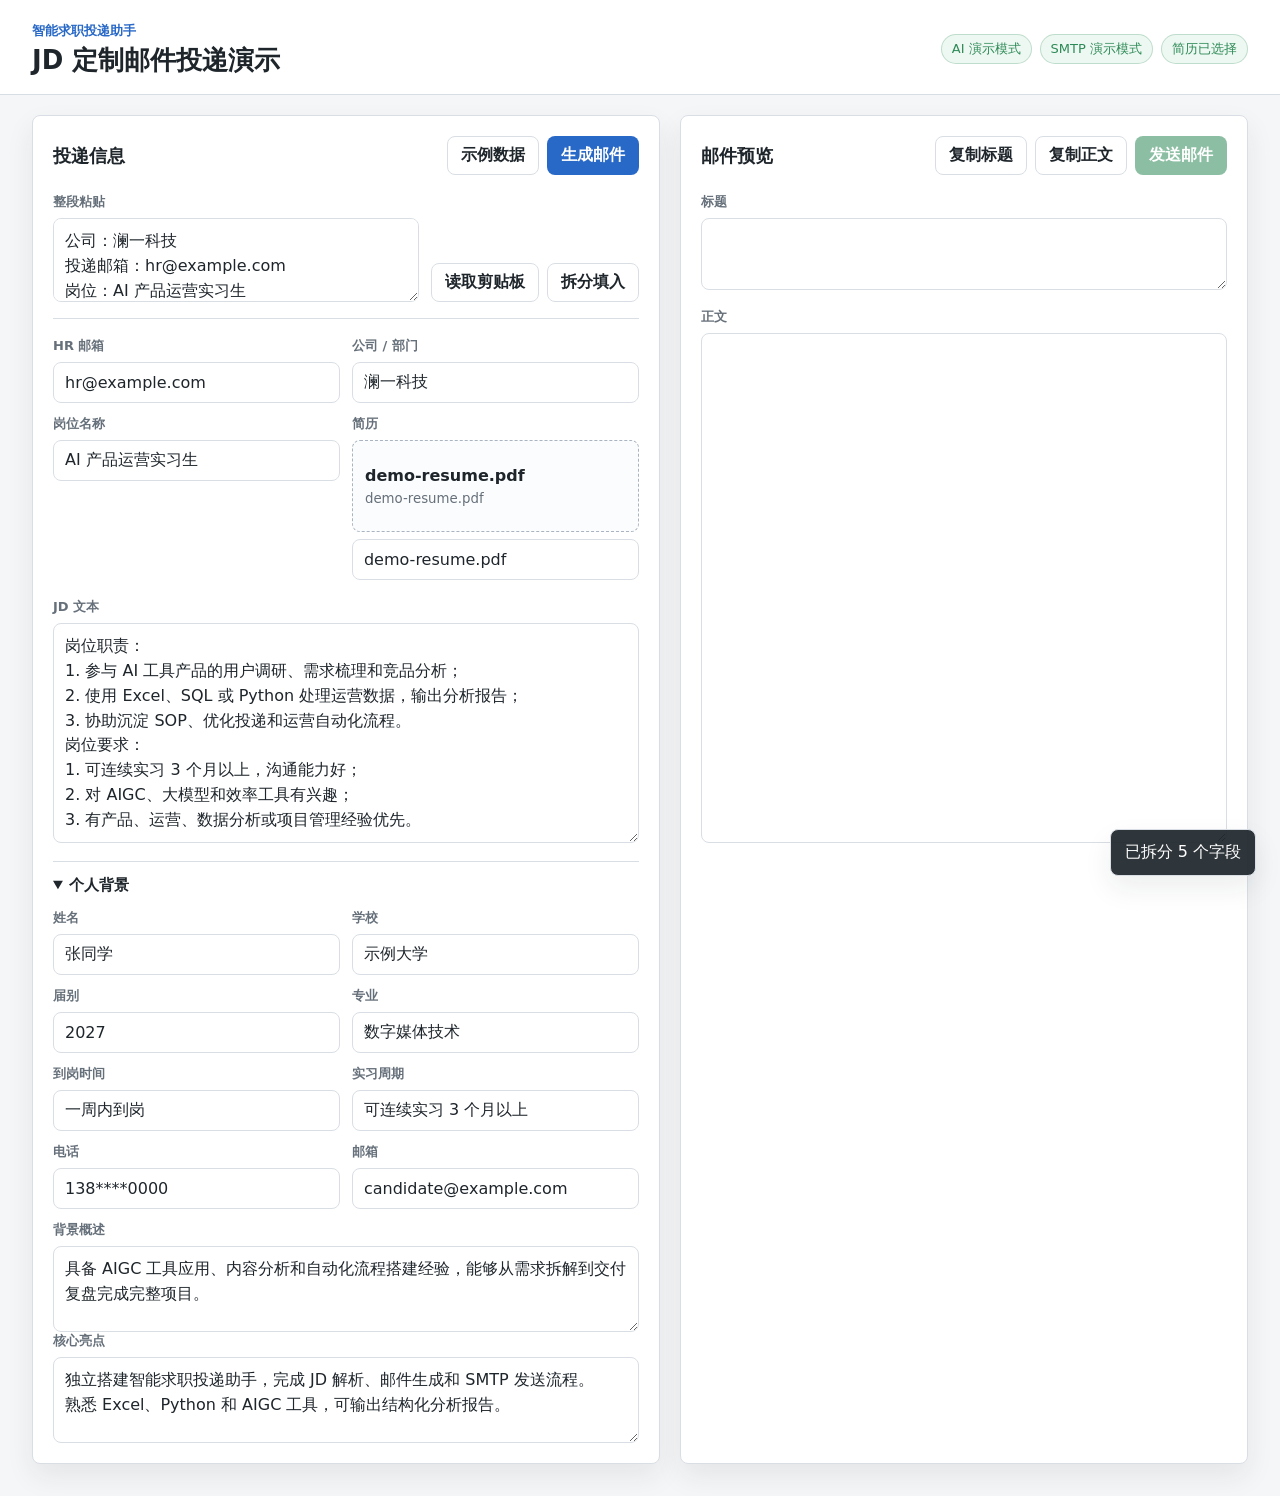
<file: index.html>
<!doctype html>
<html lang="zh-CN">
  <head>
    <meta charset="utf-8" />
    <meta name="viewport" content="width=device-width, initial-scale=1" />
    <meta http-equiv="Cache-Control" content="no-store" />
    <meta http-equiv="Pragma" content="no-cache" />
    <title>智能求职投递助手 - 演示</title>
    <link rel="stylesheet" href="web/assets/styles.css" />
  </head>
  <body>
    <header class="topbar">
      <div>
        <p class="eyebrow">智能求职投递助手</p>
        <h1>JD 定制邮件投递演示</h1>
      </div>
      <div class="status-strip" aria-live="polite">
        <span id="llmStatus">AI 演示模式</span>
        <span id="smtpStatus">SMTP 演示模式</span>
        <span id="resumeStatus">简历待选择</span>
      </div>
    </header>

    <main class="workspace">
      <section class="panel input-panel" aria-label="投递输入">
        <div class="section-title">
          <h2>投递信息</h2>
          <div class="button-row">
            <button id="sampleBtn" class="ghost-btn" type="button">示例数据</button>
            <button id="generateBtn" class="primary-btn" type="button">生成邮件</button>
          </div>
        </div>

        <div class="smart-paste">
          <label class="stacked">
            <span>整段粘贴</span>
            <textarea id="smartPasteBox" class="paste-box" spellcheck="false"></textarea>
          </label>
          <div class="button-row smart-actions">
            <button id="readClipboardBtn" class="ghost-btn" type="button">读取剪贴板</button>
            <button id="parsePasteBtn" class="ghost-btn" type="button">拆分填入</button>
          </div>
        </div>

        <div class="field-grid">
          <label>
            <span>HR 邮箱</span>
            <input id="hrEmail" type="email" autocomplete="email" placeholder="hr@example.com" />
          </label>
          <label>
            <span>公司 / 部门</span>
            <input id="company" type="text" placeholder="可选" />
          </label>
          <label>
            <span>岗位名称</span>
            <input id="targetRole" type="text" placeholder="可选" />
          </label>
          <label class="resume-field">
            <span>简历</span>
            <div id="resumeDropzone" class="dropzone" tabindex="0">
              <input id="resumeFileInput" type="file" accept=".pdf,.doc,.docx" hidden />
              <strong id="resumeDropTitle">拖拽或上传简历</strong>
              <small id="resumeDropMeta">PDF / DOC / DOCX</small>
            </div>
            <input id="resumePath" type="text" placeholder="demo-resume.pdf" />
          </label>
        </div>

        <label class="stacked">
          <span>JD 文本</span>
          <textarea id="jdText" class="jd-box" spellcheck="false"></textarea>
        </label>

        <details class="profile-box" open>
          <summary>个人背景</summary>
          <div class="field-grid profile-grid">
            <label>
              <span>姓名</span>
              <input id="profileName" type="text" />
            </label>
            <label>
              <span>学校</span>
              <input id="profileSchool" type="text" />
            </label>
            <label>
              <span>届别</span>
              <input id="profileYear" type="text" />
            </label>
            <label>
              <span>专业</span>
              <input id="profileMajor" type="text" />
            </label>
            <label>
              <span>到岗时间</span>
              <input id="profileAvailability" type="text" />
            </label>
            <label>
              <span>实习周期</span>
              <input id="profilePeriod" type="text" />
            </label>
            <label>
              <span>电话</span>
              <input id="profilePhone" type="text" />
            </label>
            <label>
              <span>邮箱</span>
              <input id="profileEmail" type="email" />
            </label>
          </div>
          <label class="stacked">
            <span>背景概述</span>
            <textarea id="profileSummary" class="small-box"></textarea>
          </label>
          <label class="stacked">
            <span>核心亮点</span>
            <textarea id="profileHighlights" class="small-box"></textarea>
          </label>
        </details>
      </section>

      <section class="panel output-panel" aria-label="邮件预览">
        <div class="section-title">
          <h2>邮件预览</h2>
          <div class="button-row">
            <button id="copyTitleBtn" class="ghost-btn" type="button">复制标题</button>
            <button id="copyBodyBtn" class="ghost-btn" type="button">复制正文</button>
            <button id="sendBtn" class="send-btn" type="button" disabled>发送邮件</button>
          </div>
        </div>

        <label class="stacked">
          <span>标题</span>
          <textarea id="subjectPreview" class="subject-box"></textarea>
        </label>
        <label class="stacked grow">
          <span>正文</span>
          <textarea id="bodyPreview" class="body-box"></textarea>
        </label>
      </section>
    </main>

    <div id="toast" class="toast" role="status" aria-live="polite"></div>
    <script src="web/assets/demo-public.js?v=20260507-anon"></script>
  </body>
</html>
</file>
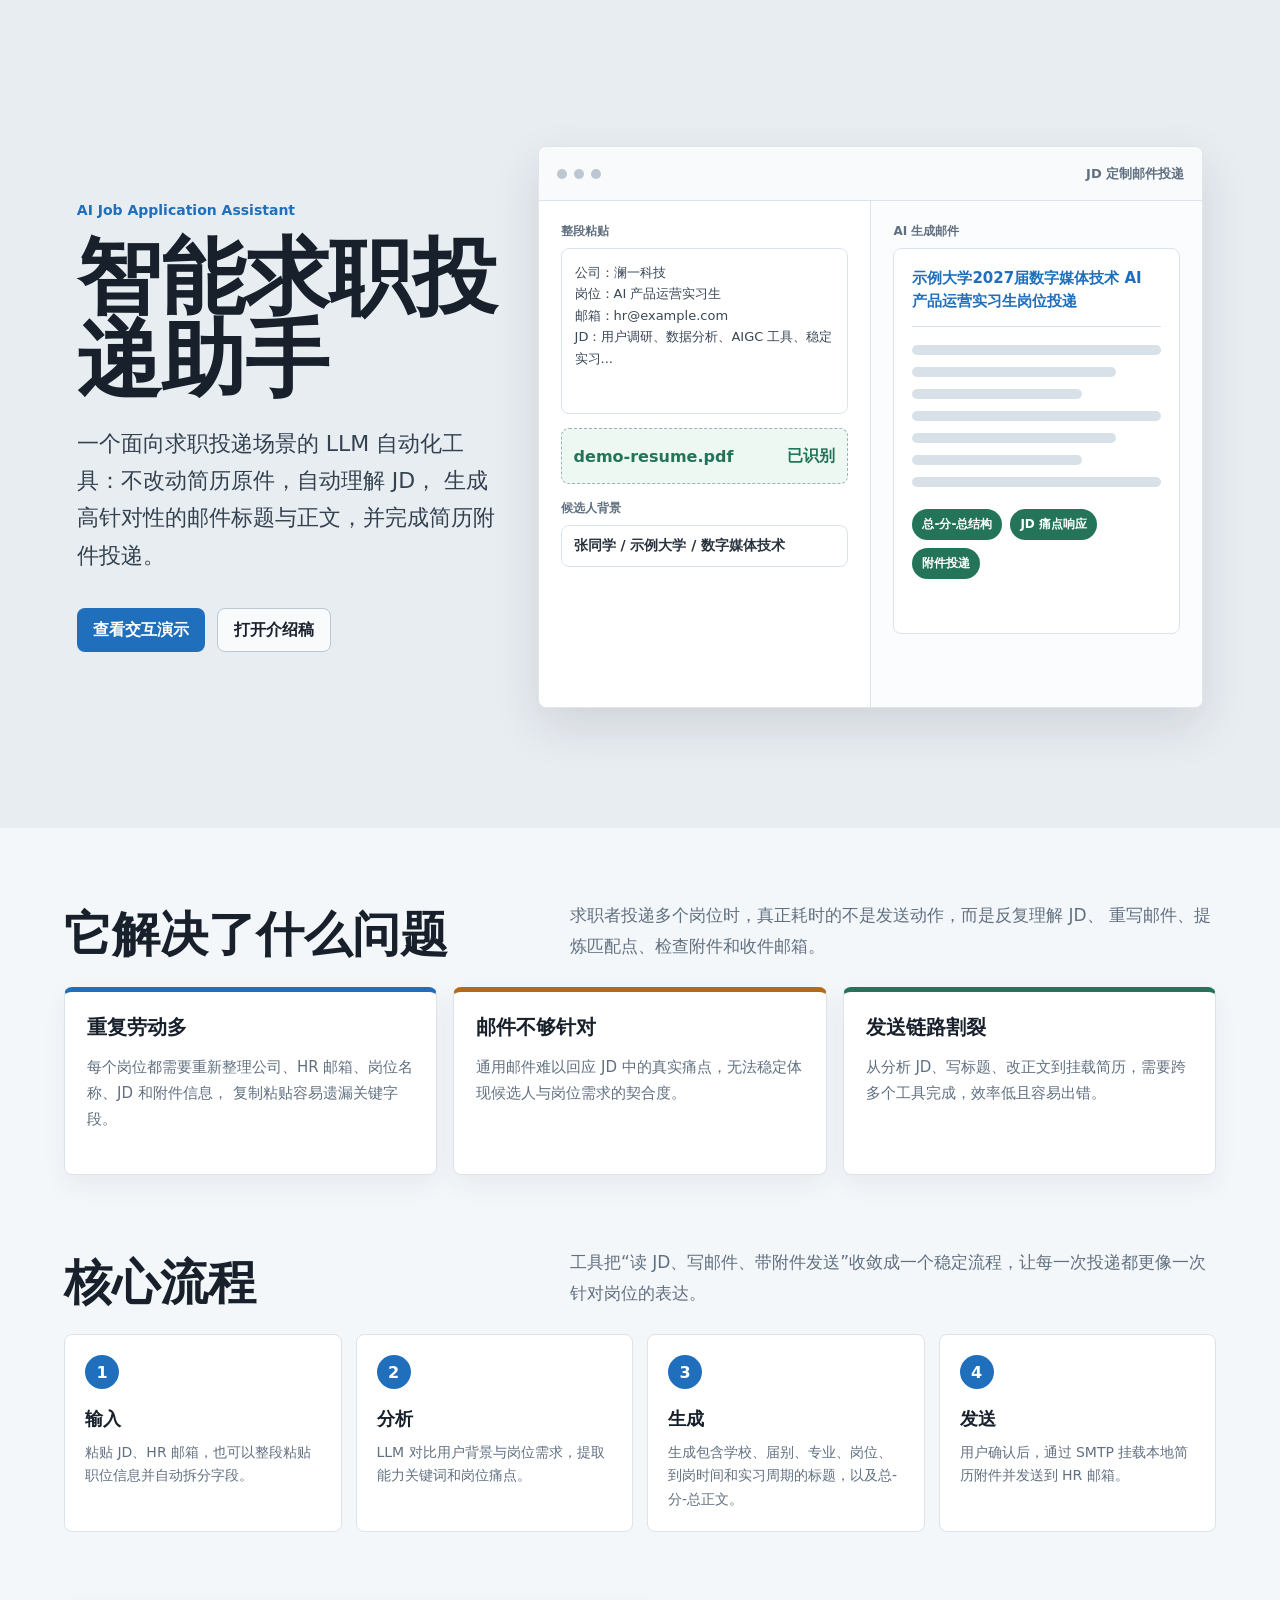
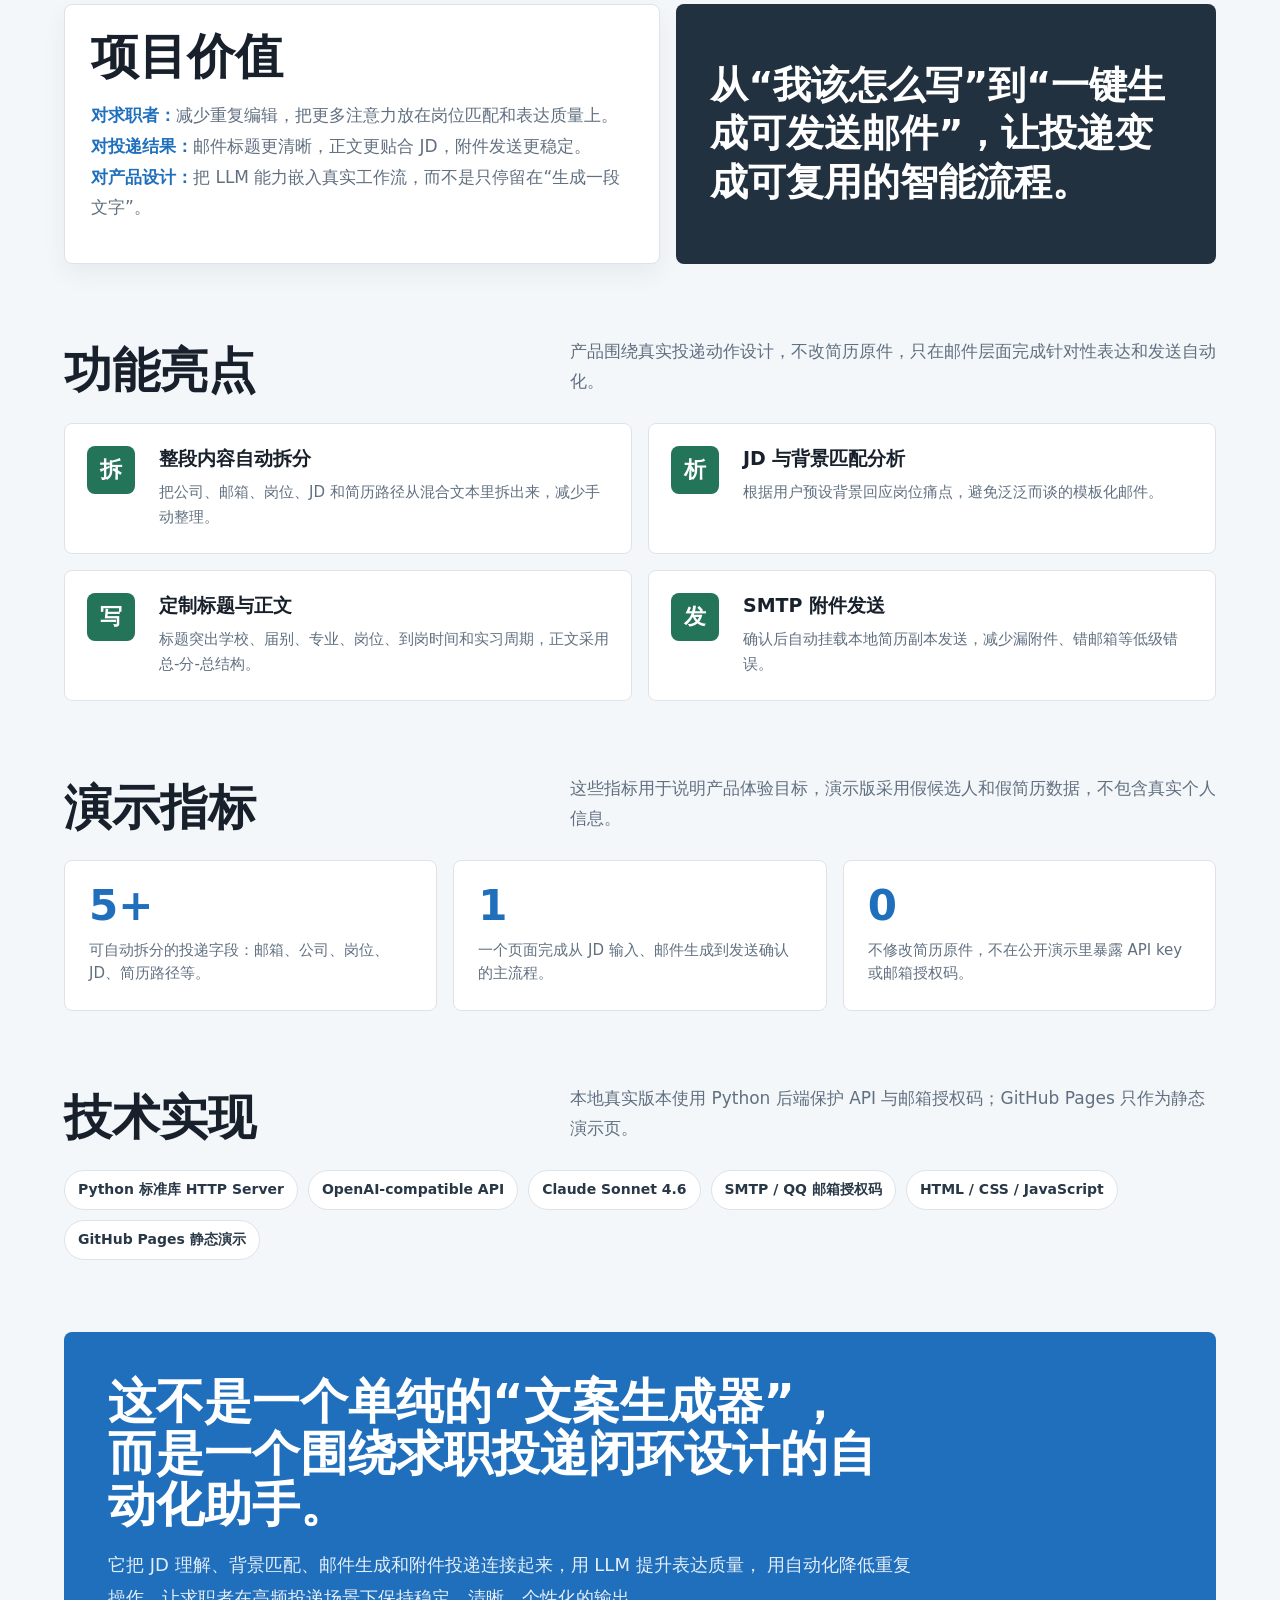
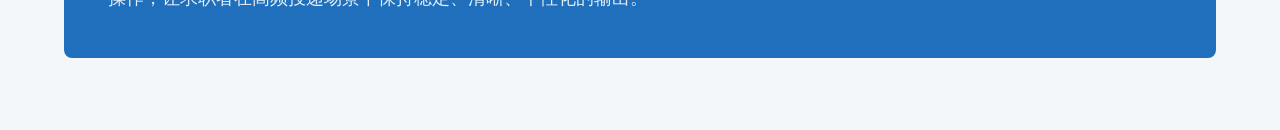
<file: project-intro.html>
<!doctype html>
<html lang="zh-CN">
  <head>
    <meta charset="utf-8" />
    <meta name="viewport" content="width=device-width, initial-scale=1" />
    <title>智能求职投递助手｜项目介绍</title>
    <style>
      :root {
        --ink: #18212b;
        --muted: #617080;
        --line: #dce3ea;
        --paper: #ffffff;
        --wash: #f4f7fa;
        --blue: #1f6fbd;
        --green: #24745a;
        --amber: #b36a1c;
        --rose: #b34357;
        --shadow: 0 18px 48px rgba(24, 33, 43, 0.12);
      }

      * {
        box-sizing: border-box;
      }

      html {
        scroll-behavior: smooth;
      }

      body {
        margin: 0;
        color: var(--ink);
        background: var(--wash);
        font-family:
          Inter, ui-sans-serif, system-ui, -apple-system, BlinkMacSystemFont,
          "Segoe UI", sans-serif;
      }

      a {
        color: inherit;
        text-decoration: none;
      }

      .hero {
        position: relative;
        min-height: 92vh;
        overflow: hidden;
        background: #e8edf2;
      }

      .hero-scene {
        position: absolute;
        inset: 0;
        display: grid;
        grid-template-columns: 1fr minmax(420px, 52vw);
        align-items: center;
        gap: 40px;
        padding: 96px clamp(24px, 6vw, 92px) 70px;
      }

      .hero-copy {
        position: relative;
        z-index: 2;
        max-width: 680px;
      }

      .eyebrow {
        margin: 0 0 18px;
        color: var(--blue);
        font-size: 14px;
        font-weight: 800;
      }

      h1,
      h2,
      h3,
      p {
        margin: 0;
      }

      h1 {
        max-width: 720px;
        font-size: clamp(44px, 7vw, 84px);
        line-height: 0.98;
        letter-spacing: 0;
      }

      .hero-subtitle {
        max-width: 620px;
        margin-top: 24px;
        color: #344250;
        font-size: clamp(18px, 2vw, 22px);
        line-height: 1.7;
      }

      .hero-actions {
        display: flex;
        flex-wrap: wrap;
        gap: 12px;
        margin-top: 34px;
      }

      .button {
        display: inline-flex;
        min-height: 44px;
        align-items: center;
        justify-content: center;
        border-radius: 8px;
        padding: 10px 16px;
        font-weight: 800;
      }

      .button.primary {
        color: #ffffff;
        background: var(--blue);
      }

      .button.secondary {
        border: 1px solid #bcc7d2;
        color: var(--ink);
        background: rgba(255, 255, 255, 0.72);
      }

      .product-visual {
        position: relative;
        z-index: 1;
        min-height: 560px;
        border: 1px solid rgba(24, 33, 43, 0.12);
        border-radius: 8px;
        background: #ffffff;
        box-shadow: var(--shadow);
        overflow: hidden;
      }

      .window-bar {
        display: flex;
        align-items: center;
        justify-content: space-between;
        min-height: 54px;
        border-bottom: 1px solid var(--line);
        padding: 0 18px;
        background: #f8fafc;
      }

      .dots {
        display: flex;
        gap: 7px;
      }

      .dot {
        width: 10px;
        height: 10px;
        border-radius: 999px;
        background: #bdc7d2;
      }

      .window-label {
        color: var(--muted);
        font-size: 13px;
        font-weight: 800;
      }

      .visual-grid {
        display: grid;
        grid-template-columns: 1fr 1fr;
        min-height: 506px;
      }

      .visual-pane {
        padding: 22px;
      }

      .visual-pane + .visual-pane {
        border-left: 1px solid var(--line);
        background: #fbfcfd;
      }

      .mini-label {
        margin-bottom: 8px;
        color: var(--muted);
        font-size: 12px;
        font-weight: 900;
      }

      .mock-input,
      .mock-textarea,
      .mail-preview {
        border: 1px solid var(--line);
        border-radius: 8px;
        background: #ffffff;
      }

      .mock-input {
        min-height: 42px;
        margin-bottom: 14px;
        padding: 11px 12px;
        color: #27323d;
        font-size: 14px;
        font-weight: 700;
      }

      .mock-textarea {
        min-height: 166px;
        padding: 13px;
        color: #394757;
        font-size: 13px;
        line-height: 1.65;
      }

      .upload-line {
        display: flex;
        align-items: center;
        justify-content: space-between;
        min-height: 56px;
        margin-top: 14px;
        border: 1px dashed #9fb0c0;
        border-radius: 8px;
        padding: 12px;
        color: var(--green);
        background: #eef8f3;
        font-weight: 800;
      }

      .mail-preview {
        min-height: 386px;
        padding: 18px;
      }

      .subject-line {
        border-bottom: 1px solid var(--line);
        padding-bottom: 14px;
        color: var(--blue);
        font-size: 15px;
        font-weight: 900;
        line-height: 1.5;
      }

      .mail-lines {
        display: grid;
        gap: 12px;
        margin-top: 18px;
      }

      .mail-line {
        height: 10px;
        border-radius: 999px;
        background: #d9e1e8;
      }

      .mail-line.short {
        width: 68%;
      }

      .mail-line.medium {
        width: 82%;
      }

      .quality-tags {
        display: flex;
        flex-wrap: wrap;
        gap: 8px;
        margin-top: 22px;
      }

      .quality-tags span {
        border-radius: 999px;
        padding: 7px 10px;
        color: #ffffff;
        background: var(--green);
        font-size: 12px;
        font-weight: 800;
      }

      .content {
        display: grid;
        gap: 72px;
        padding: 72px clamp(20px, 5vw, 86px);
      }

      .section {
        max-width: 1180px;
        width: 100%;
        margin: 0 auto;
      }

      .section-heading {
        display: grid;
        grid-template-columns: minmax(240px, 0.74fr) minmax(320px, 1fr);
        gap: 28px;
        align-items: end;
        margin-bottom: 26px;
      }

      h2 {
        font-size: clamp(30px, 4vw, 48px);
        line-height: 1.08;
      }

      .lead {
        color: var(--muted);
        font-size: 17px;
        line-height: 1.8;
      }

      .problem-grid,
      .value-grid,
      .feature-grid,
      .metric-grid {
        display: grid;
        grid-template-columns: repeat(3, minmax(0, 1fr));
        gap: 16px;
      }

      .tile {
        min-height: 188px;
        border: 1px solid var(--line);
        border-radius: 8px;
        padding: 22px;
        background: var(--paper);
        box-shadow: 0 10px 24px rgba(24, 33, 43, 0.06);
      }

      .tile h3 {
        margin-bottom: 14px;
        font-size: 20px;
      }

      .tile p {
        color: var(--muted);
        font-size: 15px;
        line-height: 1.72;
      }

      .accent-blue {
        border-top: 5px solid var(--blue);
      }

      .accent-green {
        border-top: 5px solid var(--green);
      }

      .accent-amber {
        border-top: 5px solid var(--amber);
      }

      .workflow {
        display: grid;
        grid-template-columns: repeat(4, minmax(0, 1fr));
        gap: 14px;
      }

      .step {
        position: relative;
        min-height: 168px;
        border: 1px solid var(--line);
        border-radius: 8px;
        padding: 20px;
        background: #ffffff;
      }

      .step-number {
        display: inline-flex;
        width: 34px;
        height: 34px;
        align-items: center;
        justify-content: center;
        border-radius: 999px;
        color: #ffffff;
        background: var(--blue);
        font-weight: 900;
      }

      .step h3 {
        margin-top: 18px;
        font-size: 18px;
      }

      .step p {
        margin-top: 10px;
        color: var(--muted);
        font-size: 14px;
        line-height: 1.65;
      }

      .value-grid {
        grid-template-columns: 1.05fr 0.95fr;
      }

      .value-panel {
        min-height: 260px;
        border: 1px solid var(--line);
        border-radius: 8px;
        padding: 26px;
        background: #ffffff;
        box-shadow: 0 10px 24px rgba(24, 33, 43, 0.06);
      }

      .value-panel strong {
        color: var(--blue);
      }

      .quote {
        display: flex;
        min-height: 260px;
        align-items: center;
        border-radius: 8px;
        padding: 34px;
        color: #ffffff;
        background: #22313f;
        font-size: clamp(24px, 3vw, 38px);
        font-weight: 900;
        line-height: 1.28;
      }

      .feature-grid {
        grid-template-columns: repeat(2, minmax(0, 1fr));
      }

      .feature {
        display: grid;
        grid-template-columns: 56px 1fr;
        gap: 16px;
        border: 1px solid var(--line);
        border-radius: 8px;
        padding: 22px;
        background: #ffffff;
      }

      .feature-icon {
        display: flex;
        width: 48px;
        height: 48px;
        align-items: center;
        justify-content: center;
        border-radius: 8px;
        color: #ffffff;
        background: var(--green);
        font-size: 22px;
        font-weight: 900;
      }

      .feature h3 {
        margin-bottom: 8px;
        font-size: 19px;
      }

      .feature p {
        color: var(--muted);
        font-size: 15px;
        line-height: 1.7;
      }

      .metric {
        border: 1px solid var(--line);
        border-radius: 8px;
        padding: 24px;
        background: #ffffff;
      }

      .metric strong {
        display: block;
        color: var(--blue);
        font-size: 42px;
        line-height: 1;
      }

      .metric span {
        display: block;
        margin-top: 12px;
        color: var(--muted);
        font-size: 15px;
        line-height: 1.55;
      }

      .tech-strip {
        display: flex;
        flex-wrap: wrap;
        gap: 10px;
      }

      .tech-strip span {
        border: 1px solid var(--line);
        border-radius: 999px;
        padding: 10px 13px;
        color: #293847;
        background: #ffffff;
        font-size: 14px;
        font-weight: 800;
      }

      .closing {
        border-radius: 8px;
        padding: 44px;
        color: #ffffff;
        background: #1f6fbd;
      }

      .closing h2 {
        max-width: 780px;
      }

      .closing p {
        max-width: 820px;
        margin-top: 18px;
        color: rgba(255, 255, 255, 0.88);
        font-size: 18px;
        line-height: 1.8;
      }

      @media (max-width: 980px) {
        .hero {
          min-height: auto;
        }

        .hero-scene {
          position: relative;
          grid-template-columns: 1fr;
          padding: 42px 18px 28px;
        }

        .product-visual {
          min-height: auto;
        }

        .visual-grid,
        .section-heading,
        .problem-grid,
        .workflow,
        .feature-grid,
        .metric-grid,
        .value-grid {
          grid-template-columns: 1fr;
        }
      }

      @media (max-width: 640px) {
        .hero-actions,
        .button {
          width: 100%;
        }

        .visual-grid {
          display: block;
        }

        .visual-pane + .visual-pane {
          border-left: 0;
          border-top: 1px solid var(--line);
        }

        .content {
          gap: 48px;
          padding: 44px 16px;
        }

        .feature {
          grid-template-columns: 1fr;
        }
      }
    </style>
  </head>
  <body>
    <header class="hero">
      <div class="hero-scene">
        <div class="hero-copy">
          <p class="eyebrow">AI Job Application Assistant</p>
          <h1>智能求职投递助手</h1>
          <p class="hero-subtitle">
            一个面向求职投递场景的 LLM 自动化工具：不改动简历原件，自动理解 JD，
            生成高针对性的邮件标题与正文，并完成简历附件投递。
          </p>
          <div class="hero-actions">
            <a class="button primary" href="index.html">查看交互演示</a>
            <a class="button secondary" href="项目介绍稿.md">打开介绍稿</a>
          </div>
        </div>

        <div class="product-visual" aria-label="产品界面示意图">
          <div class="window-bar">
            <div class="dots">
              <span class="dot"></span>
              <span class="dot"></span>
              <span class="dot"></span>
            </div>
            <span class="window-label">JD 定制邮件投递</span>
          </div>
          <div class="visual-grid">
            <div class="visual-pane">
              <div class="mini-label">整段粘贴</div>
              <div class="mock-textarea">
                公司：澜一科技<br />
                岗位：AI 产品运营实习生<br />
                邮箱：hr@example.com<br />
                JD：用户调研、数据分析、AIGC 工具、稳定实习...
              </div>
              <div class="upload-line">
                <span>demo-resume.pdf</span>
                <span>已识别</span>
              </div>
              <div class="mini-label" style="margin-top: 16px">候选人背景</div>
              <div class="mock-input">张同学 / 示例大学 / 数字媒体技术</div>
            </div>
            <div class="visual-pane">
              <div class="mini-label">AI 生成邮件</div>
              <div class="mail-preview">
                <div class="subject-line">
                  示例大学2027届数字媒体技术 AI 产品运营实习生岗位投递
                </div>
                <div class="mail-lines">
                  <span class="mail-line"></span>
                  <span class="mail-line medium"></span>
                  <span class="mail-line short"></span>
                  <span class="mail-line"></span>
                  <span class="mail-line medium"></span>
                  <span class="mail-line short"></span>
                  <span class="mail-line"></span>
                </div>
                <div class="quality-tags">
                  <span>总-分-总结构</span>
                  <span>JD 痛点响应</span>
                  <span>附件投递</span>
                </div>
              </div>
            </div>
          </div>
        </div>
      </div>
    </header>

    <main class="content">
      <section class="section">
        <div class="section-heading">
          <h2>它解决了什么问题</h2>
          <p class="lead">
            求职者投递多个岗位时，真正耗时的不是发送动作，而是反复理解 JD、
            重写邮件、提炼匹配点、检查附件和收件邮箱。
          </p>
        </div>
        <div class="problem-grid">
          <article class="tile accent-blue">
            <h3>重复劳动多</h3>
            <p>
              每个岗位都需要重新整理公司、HR 邮箱、岗位名称、JD 和附件信息，
              复制粘贴容易遗漏关键字段。
            </p>
          </article>
          <article class="tile accent-amber">
            <h3>邮件不够针对</h3>
            <p>
              通用邮件难以回应 JD 中的真实痛点，无法稳定体现候选人与岗位需求的契合度。
            </p>
          </article>
          <article class="tile accent-green">
            <h3>发送链路割裂</h3>
            <p>
              从分析 JD、写标题、改正文到挂载简历，需要跨多个工具完成，效率低且容易出错。
            </p>
          </article>
        </div>
      </section>

      <section class="section">
        <div class="section-heading">
          <h2>核心流程</h2>
          <p class="lead">
            工具把“读 JD、写邮件、带附件发送”收敛成一个稳定流程，让每一次投递都更像一次针对岗位的表达。
          </p>
        </div>
        <div class="workflow">
          <article class="step">
            <span class="step-number">1</span>
            <h3>输入</h3>
            <p>粘贴 JD、HR 邮箱，也可以整段粘贴职位信息并自动拆分字段。</p>
          </article>
          <article class="step">
            <span class="step-number">2</span>
            <h3>分析</h3>
            <p>LLM 对比用户背景与岗位需求，提取能力关键词和岗位痛点。</p>
          </article>
          <article class="step">
            <span class="step-number">3</span>
            <h3>生成</h3>
            <p>生成包含学校、届别、专业、岗位、到岗时间和实习周期的标题，以及总-分-总正文。</p>
          </article>
          <article class="step">
            <span class="step-number">4</span>
            <h3>发送</h3>
            <p>用户确认后，通过 SMTP 挂载本地简历附件并发送到 HR 邮箱。</p>
          </article>
        </div>
      </section>

      <section class="section">
        <div class="value-grid">
          <div class="value-panel">
            <h2>项目价值</h2>
            <p class="lead" style="margin-top: 18px">
              <strong>对求职者：</strong>减少重复编辑，把更多注意力放在岗位匹配和表达质量上。<br />
              <strong>对投递结果：</strong>邮件标题更清晰，正文更贴合 JD，附件发送更稳定。<br />
              <strong>对产品设计：</strong>把 LLM 能力嵌入真实工作流，而不是只停留在“生成一段文字”。
            </p>
          </div>
          <div class="quote">
            从“我该怎么写”到“一键生成可发送邮件”，让投递变成可复用的智能流程。
          </div>
        </div>
      </section>

      <section class="section">
        <div class="section-heading">
          <h2>功能亮点</h2>
          <p class="lead">
            产品围绕真实投递动作设计，不改简历原件，只在邮件层面完成针对性表达和发送自动化。
          </p>
        </div>
        <div class="feature-grid">
          <article class="feature">
            <div class="feature-icon">拆</div>
            <div>
              <h3>整段内容自动拆分</h3>
              <p>把公司、邮箱、岗位、JD 和简历路径从混合文本里拆出来，减少手动整理。</p>
            </div>
          </article>
          <article class="feature">
            <div class="feature-icon">析</div>
            <div>
              <h3>JD 与背景匹配分析</h3>
              <p>根据用户预设背景回应岗位痛点，避免泛泛而谈的模板化邮件。</p>
            </div>
          </article>
          <article class="feature">
            <div class="feature-icon">写</div>
            <div>
              <h3>定制标题与正文</h3>
              <p>标题突出学校、届别、专业、岗位、到岗时间和实习周期，正文采用总-分-总结构。</p>
            </div>
          </article>
          <article class="feature">
            <div class="feature-icon">发</div>
            <div>
              <h3>SMTP 附件发送</h3>
              <p>确认后自动挂载本地简历副本发送，减少漏附件、错邮箱等低级错误。</p>
            </div>
          </article>
        </div>
      </section>

      <section class="section">
        <div class="section-heading">
          <h2>演示指标</h2>
          <p class="lead">
            这些指标用于说明产品体验目标，演示版采用假候选人和假简历数据，不包含真实个人信息。
          </p>
        </div>
        <div class="metric-grid">
          <article class="metric">
            <strong>5+</strong>
            <span>可自动拆分的投递字段：邮箱、公司、岗位、JD、简历路径等。</span>
          </article>
          <article class="metric">
            <strong>1</strong>
            <span>一个页面完成从 JD 输入、邮件生成到发送确认的主流程。</span>
          </article>
          <article class="metric">
            <strong>0</strong>
            <span>不修改简历原件，不在公开演示里暴露 API key 或邮箱授权码。</span>
          </article>
        </div>
      </section>

      <section class="section">
        <div class="section-heading">
          <h2>技术实现</h2>
          <p class="lead">
            本地真实版本使用 Python 后端保护 API 与邮箱授权码；GitHub Pages 只作为静态演示页。
          </p>
        </div>
        <div class="tech-strip">
          <span>Python 标准库 HTTP Server</span>
          <span>OpenAI-compatible API</span>
          <span>Claude Sonnet 4.6</span>
          <span>SMTP / QQ 邮箱授权码</span>
          <span>HTML / CSS / JavaScript</span>
          <span>GitHub Pages 静态演示</span>
        </div>
      </section>

      <section class="section closing">
        <h2>这不是一个单纯的“文案生成器”，而是一个围绕求职投递闭环设计的自动化助手。</h2>
        <p>
          它把 JD 理解、背景匹配、邮件生成和附件投递连接起来，用 LLM 提升表达质量，
          用自动化降低重复操作，让求职者在高频投递场景下保持稳定、清晰、个性化的输出。
        </p>
      </section>
    </main>
  </body>
</html>
</file>
<file: web/assets/styles.css>
:root {
  --bg: #f5f6f8;
  --panel: #ffffff;
  --text: #1e252b;
  --muted: #66707a;
  --line: #d9dee5;
  --accent: #2868c7;
  --accent-strong: #1f56a8;
  --success: #2d8a57;
  --warning: #9a6700;
  --danger: #b42318;
  --shadow: 0 12px 28px rgba(30, 37, 43, 0.08);
}

* {
  box-sizing: border-box;
}

html,
body {
  margin: 0;
  min-height: 100%;
  background: var(--bg);
  color: var(--text);
  font-family:
    Inter, ui-sans-serif, system-ui, -apple-system, BlinkMacSystemFont, "Segoe UI",
    sans-serif;
}

button,
input,
textarea {
  font: inherit;
}

.topbar {
  min-height: 88px;
  display: flex;
  align-items: center;
  justify-content: space-between;
  gap: 24px;
  padding: 22px 32px 18px;
  border-bottom: 1px solid var(--line);
  background: #ffffff;
}

.eyebrow {
  margin: 0 0 5px;
  color: var(--accent);
  font-size: 13px;
  font-weight: 700;
}

h1,
h2,
h3 {
  margin: 0;
  letter-spacing: 0;
}

h1 {
  font-size: 26px;
  line-height: 1.2;
}

h2 {
  font-size: 18px;
}

h3 {
  font-size: 15px;
}

.status-strip {
  display: flex;
  flex-wrap: wrap;
  justify-content: flex-end;
  gap: 8px;
}

.status-strip span {
  display: inline-flex;
  min-height: 30px;
  align-items: center;
  border: 1px solid var(--line);
  border-radius: 999px;
  padding: 5px 10px;
  color: var(--muted);
  background: #f9fafb;
  font-size: 13px;
  white-space: nowrap;
}

.status-strip .ok {
  border-color: rgba(45, 138, 87, 0.25);
  color: var(--success);
  background: #eef8f2;
}

.status-strip .warn {
  border-color: rgba(154, 103, 0, 0.25);
  color: var(--warning);
  background: #fff8e6;
}

.workspace {
  display: grid;
  grid-template-columns: minmax(420px, 1.05fr) minmax(420px, 0.95fr);
  gap: 20px;
  padding: 20px 32px 32px;
}

.panel {
  min-width: 0;
  border: 1px solid var(--line);
  border-radius: 8px;
  background: var(--panel);
  box-shadow: var(--shadow);
}

.input-panel,
.output-panel {
  display: flex;
  min-height: calc(100vh - 140px);
  flex-direction: column;
  gap: 18px;
  padding: 20px;
}

.section-title {
  display: flex;
  align-items: center;
  justify-content: space-between;
  gap: 12px;
}

.button-row {
  display: flex;
  flex-wrap: wrap;
  justify-content: flex-end;
  gap: 8px;
}

button {
  min-height: 38px;
  border: 1px solid transparent;
  border-radius: 8px;
  padding: 8px 13px;
  font-weight: 700;
  cursor: pointer;
}

button:disabled {
  cursor: not-allowed;
  opacity: 0.55;
}

.primary-btn {
  color: #ffffff;
  background: var(--accent);
}

.primary-btn:hover:not(:disabled) {
  background: var(--accent-strong);
}

.send-btn {
  color: #ffffff;
  background: var(--success);
}

.ghost-btn {
  border-color: var(--line);
  color: var(--text);
  background: #ffffff;
}

.field-grid {
  display: grid;
  grid-template-columns: repeat(2, minmax(0, 1fr));
  gap: 12px;
}

.smart-paste {
  display: grid;
  grid-template-columns: minmax(0, 1fr) auto;
  gap: 12px;
  align-items: end;
  border-bottom: 1px solid var(--line);
  padding-bottom: 16px;
}

.smart-actions {
  align-self: end;
}

label,
.stacked {
  display: flex;
  min-width: 0;
  flex-direction: column;
  gap: 7px;
}

label span,
.stacked span {
  color: var(--muted);
  font-size: 13px;
  font-weight: 700;
}

input,
textarea {
  width: 100%;
  border: 1px solid var(--line);
  border-radius: 8px;
  padding: 10px 11px;
  color: var(--text);
  background: #ffffff;
  outline: none;
}

input:focus,
textarea:focus {
  border-color: rgba(40, 104, 199, 0.65);
  box-shadow: 0 0 0 3px rgba(40, 104, 199, 0.12);
}

textarea {
  resize: vertical;
  line-height: 1.55;
}

.jd-box {
  min-height: 220px;
}

.paste-box {
  min-height: 84px;
}

.small-box {
  min-height: 86px;
}

.subject-box {
  min-height: 72px;
}

.body-box {
  min-height: 510px;
}

.grow {
  flex: 1;
}

.profile-box {
  border-top: 1px solid var(--line);
  padding-top: 14px;
}

.profile-box summary {
  margin-bottom: 14px;
  color: var(--text);
  font-size: 15px;
  font-weight: 800;
  cursor: pointer;
}

.profile-grid {
  margin-bottom: 12px;
}

.resume-field {
  grid-row: span 2;
}

.dropzone {
  display: flex;
  min-height: 92px;
  flex-direction: column;
  justify-content: center;
  gap: 6px;
  border: 1px dashed #aab4c0;
  border-radius: 8px;
  padding: 12px;
  color: var(--text);
  background: #fbfcfd;
  cursor: pointer;
  transition:
    border-color 160ms ease,
    background 160ms ease,
    box-shadow 160ms ease;
}

.dropzone:hover,
.dropzone:focus,
.dropzone.drag-over {
  border-color: var(--accent);
  background: #f0f6ff;
  box-shadow: 0 0 0 3px rgba(40, 104, 199, 0.1);
}

.dropzone.loading {
  opacity: 0.7;
}

.dropzone strong,
.dropzone small {
  overflow: hidden;
  text-overflow: ellipsis;
  white-space: nowrap;
}

.dropzone small {
  color: var(--muted);
}

.toast {
  position: fixed;
  right: 24px;
  bottom: 24px;
  max-width: min(420px, calc(100vw - 48px));
  border: 1px solid var(--line);
  border-radius: 8px;
  padding: 12px 14px;
  color: #ffffff;
  background: rgba(30, 37, 43, 0.92);
  box-shadow: var(--shadow);
  opacity: 0;
  transform: translateY(8px);
  pointer-events: none;
  transition:
    opacity 160ms ease,
    transform 160ms ease;
}

.toast.visible {
  opacity: 1;
  transform: translateY(0);
}

@media (max-width: 980px) {
  .topbar {
    align-items: flex-start;
    flex-direction: column;
    padding: 18px;
  }

  .status-strip {
    justify-content: flex-start;
  }

  .workspace {
    grid-template-columns: 1fr;
    padding: 16px;
  }

  .input-panel,
  .output-panel {
    min-height: auto;
  }
}

@media (max-width: 640px) {
  h1 {
    font-size: 22px;
  }

  .section-title {
    align-items: flex-start;
    flex-direction: column;
  }

  .field-grid,
  .smart-paste {
    grid-template-columns: 1fr;
  }

  .button-row,
  .primary-btn,
  .send-btn,
  .ghost-btn {
    width: 100%;
  }
}
</file>
